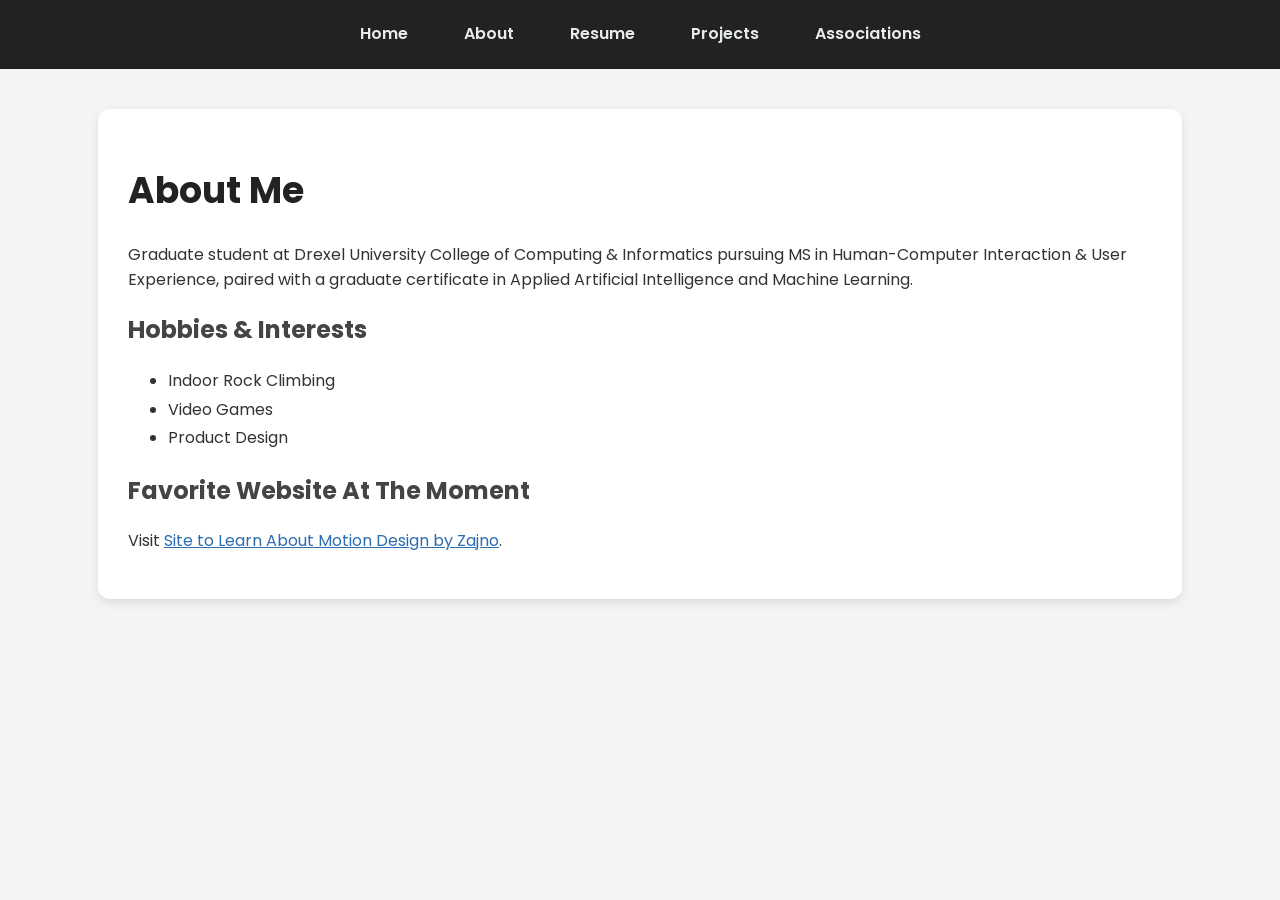
<file: about.html>
<!DOCTYPE html>
<html lang="en">
<head>
    <meta charset="UTF-8">
    <title>About Me</title>
    <link rel="stylesheet" href="style.css">
</head>

<body>

<nav>
    <ul>
        <li><a href="index.html">Home</a></li>
        <li><a href="about.html">About</a></li>
        <li><a href="resume.html">Resume</a></li>
        <li><a href="projects.html">Projects</a></li>
        <li><a href="associations.html">Associations</a></li>
    </ul>
</nav>

<div class="container">
    <h1>About Me</h1>

    <p>
        Graduate student at Drexel University College of Computing & Informatics pursuing MS in Human-Computer Interaction & User Experience, paired with a graduate certificate in Applied Artificial Intelligence and Machine Learning.
    </p>

    <h2>Hobbies & Interests</h2>

    <ul>
        <li>Indoor Rock Climbing</li>
        <li>Video Games</li>
        <li>Product Design</li>
    </ul>

    <h2>Favorite Website At The Moment</h2>

    <p>
        Visit
        <a href="https://motion.zajno.com/">Site to Learn About Motion Design by Zajno</a>.
    </p>

</div>
</body>
</html>
</file>
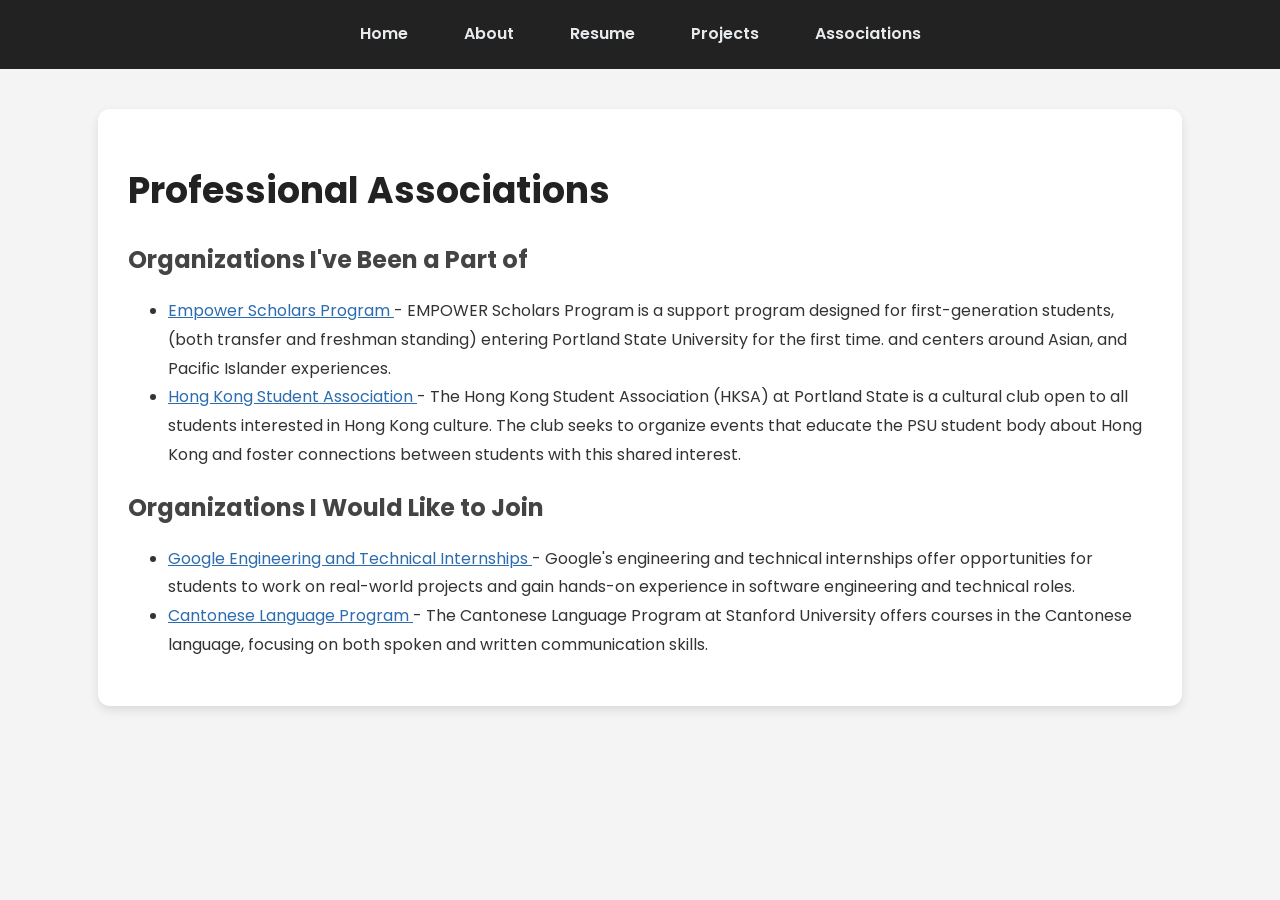
<file: associations.html>
<!DOCTYPE html>
<html lang="en">
<head>
    <meta charset="UTF-8">
    <title>Associations</title>
    <link rel="stylesheet" href="style.css">
</head>

<body>

<nav>
    <ul>
        <li><a href="index.html">Home</a></li>
        <li><a href="about.html">About</a></li>
        <li><a href="resume.html">Resume</a></li>
        <li><a href="projects.html">Projects</a></li>
        <li><a href="associations.html">Associations</a></li>
    </ul>
</nav>

<div class="container">

    <h1>Professional Associations</h1>

    <h2>Organizations I've Been a Part of</h2>

    <ul>
        <li>
            <a href="https://www.pdx.edu/multicultural-retention-services/empower">
                Empower Scholars Program
            </a>
            - EMPOWER Scholars Program is a support program designed for first-generation students, (both transfer and freshman standing) entering Portland State University for the first time. and centers around Asian, and Pacific Islander experiences.
        </li>

        <li>
            <a href="https://psuvanguard.com/hong-kong-student-association/">
                Hong Kong Student Association
            </a>
            - The Hong Kong Student Association (HKSA) at Portland State is a cultural club open to all students interested in Hong Kong culture. The club seeks to organize events that educate the PSU student body about Hong Kong and foster connections between students with this shared interest.
        </li>
    </ul>

        <h2>Organizations I Would Like to Join</h2>
            <ul>
        <li>
            <a href="https://www.google.com/about/careers/applications/students/engineering-and-technical-internships/">
                Google Engineering and Technical Internships
            </a>
            - Google's engineering and technical internships offer opportunities for students to work on real-world projects and gain hands-on experience in software engineering and technical roles.
        </li>

        <li>
            <a href="https://language.stanford.edu/programs-languages/chinese/cantonese">
                Cantonese Language Program
            </a>
            - The Cantonese Language Program at Stanford University offers courses in the Cantonese language, focusing on both spoken and written communication skills.
        </li>
    </ul>
</div>

</body>
</html>
</file>
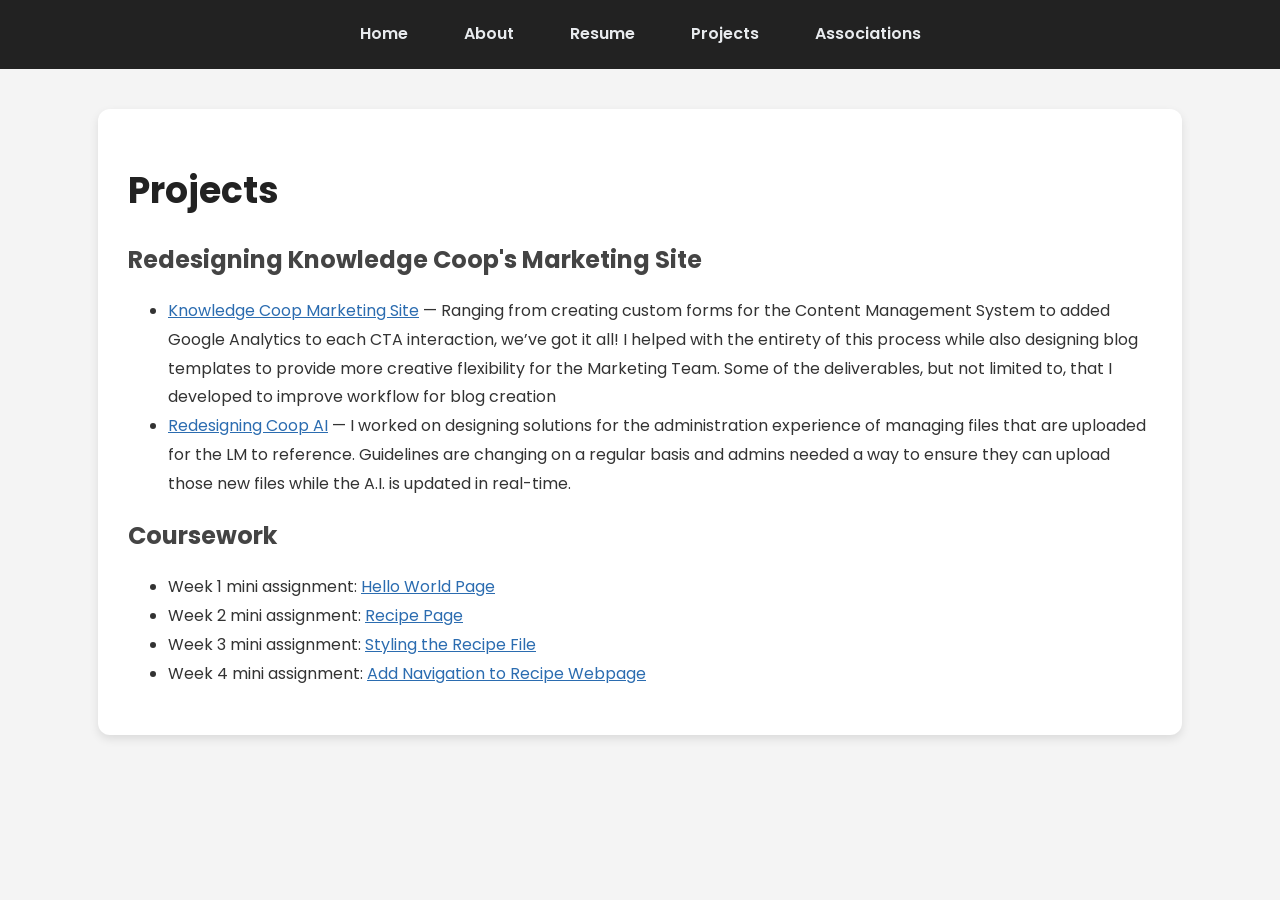
<file: projects.html>
<!DOCTYPE html>
<html lang="en">
<head>
    <meta charset="UTF-8">
    <title>Projects</title>
    <link rel="stylesheet" href="style.css">
</head>

<body>

<nav>
    <ul>
        <li><a href="index.html">Home</a></li>
        <li><a href="about.html">About</a></li>
        <li><a href="resume.html">Resume</a></li>
        <li><a href="projects.html">Projects</a></li>
        <li><a href="associations.html">Associations</a></li>
    </ul>
</nav>

<div class="container">

    <h1>Projects</h1>

    <h2>Redesigning Knowledge Coop's Marketing Site</h2>

    <ul>
        <li>
            <a href="www.knowledgecoop.com">Knowledge Coop Marketing Site</a> —
            Ranging from creating custom forms for the Content Management System to added Google Analytics to each CTA interaction, we’ve got it all! I helped with the entirety of this process while also designing blog templates to provide more creative flexibility for the Marketing Team. Some of the deliverables, but not limited to, that I developed to improve workflow for blog creation
        </li>

        <li>
            <a href="https://www.knowledgecoop.com/mortgage/coop-ai-assistant-enterprise">Redesigning Coop AI</a> —
            I worked on designing solutions for the administration experience of managing files that are uploaded for the LM to reference. Guidelines are changing on a regular basis and admins needed a way to ensure they can upload those new files while the A.I. is updated in real-time.
        </li>
    </ul>

    <h2>Coursework</h2>
    <ul>
        <li>Week 1 mini assignment: <a href="https://69d073916785619607c8383b--info552-courtneychan.netlify.app/">Hello World Page</a></li>
        <li>Week 2 mini assignment: <a href="https://info552courtneyweek2.netlify.app/">Recipe Page</a></li>
        <li>Week 3 mini assignment: <a href="https://week3info552.netlify.app/">Styling the Recipe File</a></li>
        <li>Week 4 mini assignment: <a href="https://info552week4tabs.netlify.app/">Add Navigation to Recipe Webpage</a></li>
    </ul>
</div>

</body>
</html>
</file>
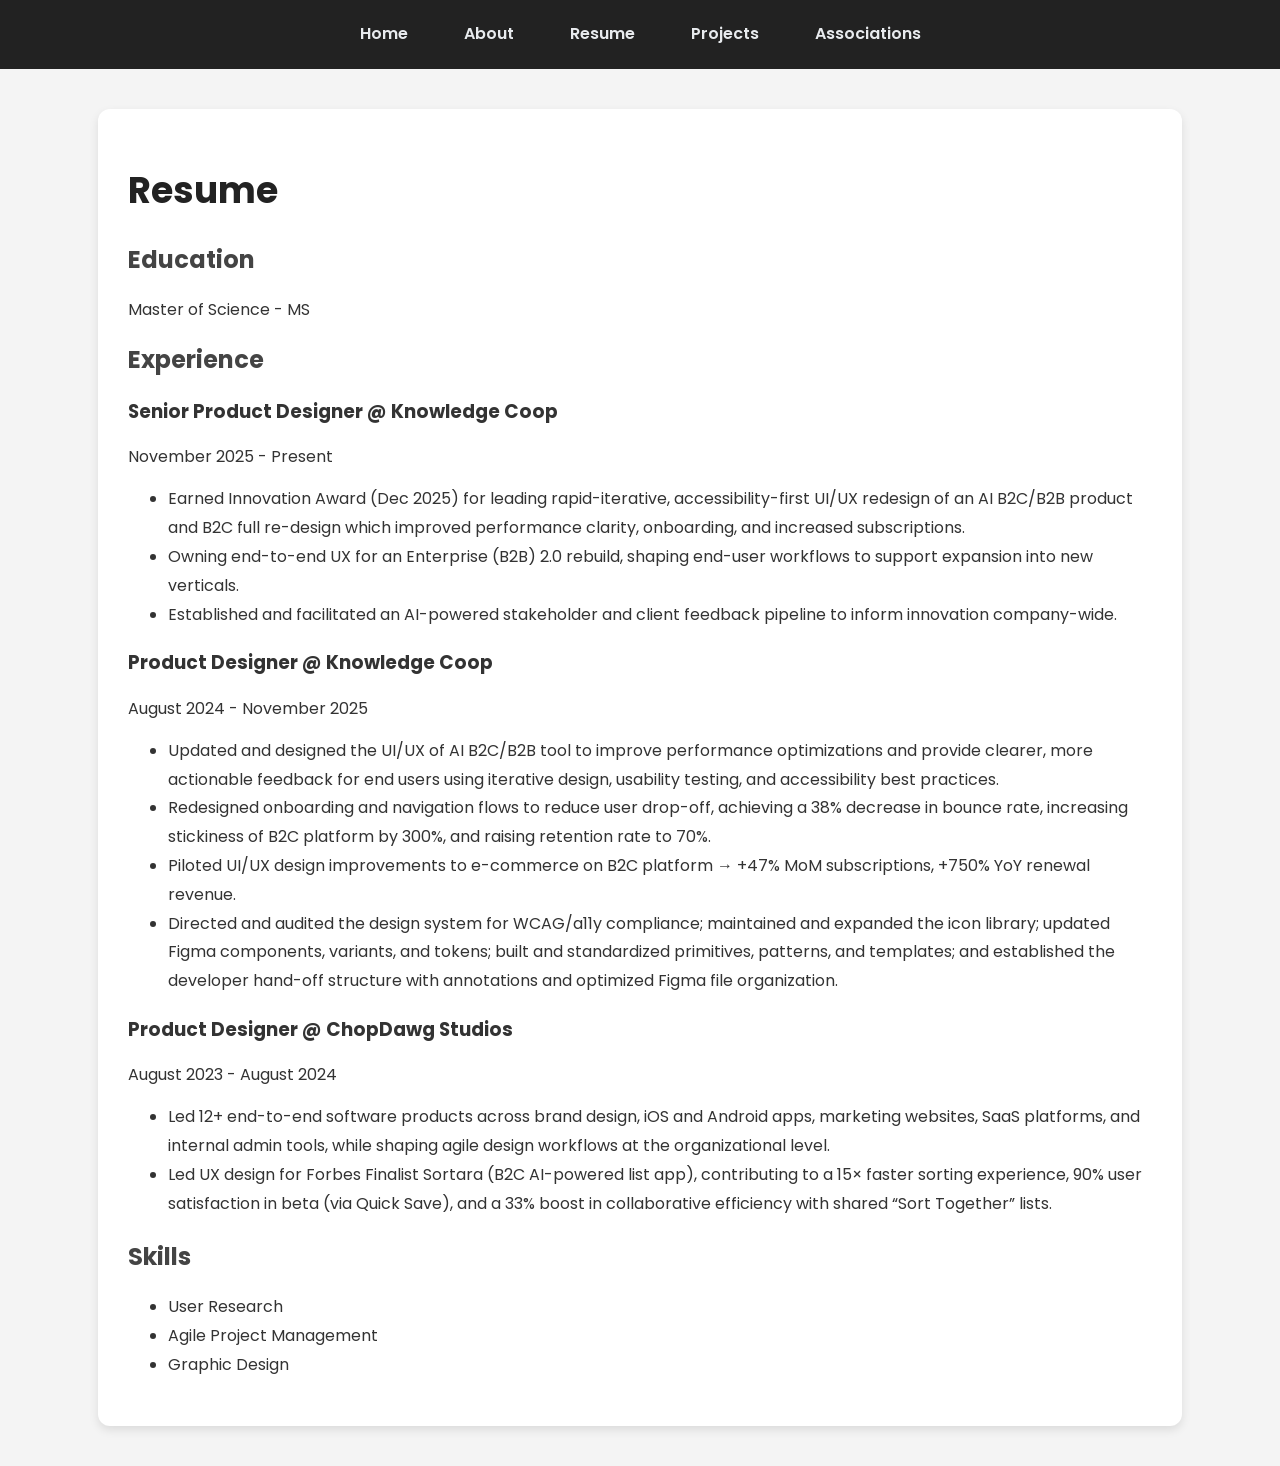
<file: resume.html>
<!DOCTYPE html>
<html lang="en">
<head>
    <meta charset="UTF-8">
    <title>Resume</title>
    <link rel="stylesheet" href="style.css">
</head>

<body>

<nav>
    <ul>
        <li><a href="index.html">Home</a></li>
        <li><a href="about.html">About</a></li>
        <li><a href="resume.html">Resume</a></li>
        <li><a href="projects.html">Projects</a></li>
        <li><a href="associations.html">Associations</a></li>
    </ul>
</nav>

<div class="container">

    <h1>Resume</h1>

    <h2>Education</h2>
    <p>Master of Science - MS</p>

    <h2>Experience</h2>

    <h3>Senior Product Designer @ Knowledge Coop</h3>
    <p>November 2025 - Present</p>
    <ul>
        <li>Earned Innovation Award (Dec 2025) for leading rapid-iterative, accessibility-first UI/UX redesign of an AI B2C/B2B product and B2C full re-design which improved performance clarity, onboarding, and increased subscriptions.</li>
        <li>Owning end-to-end UX for an Enterprise (B2B) 2.0 rebuild, shaping end-user workflows to support expansion into new verticals.</li>
        <li>Established and facilitated an AI-powered stakeholder and client feedback pipeline to inform innovation company-wide.</li>
    </ul>

    <h3>Product Designer @ Knowledge Coop</h3>
    <p>August 2024 - November 2025</p>
    <ul>
        <li>Updated and designed the UI/UX of AI B2C/B2B tool to improve performance optimizations and provide clearer, more actionable feedback for end users using iterative design, usability testing, and accessibility best practices.</li>
        <li>Redesigned onboarding and navigation flows to reduce user drop-off, achieving a 38% decrease in bounce rate, increasing stickiness of B2C platform by 300%, and raising retention rate to 70%.</li>
        <li>Piloted UI/UX design improvements to e-commerce on B2C platform → +47% MoM subscriptions, +750% YoY renewal revenue.</li>
        <li>Directed and audited the design system for WCAG/a11y compliance; maintained and expanded the icon library; updated Figma components, variants, and tokens; built and standardized primitives, patterns, and templates; and established the developer hand-off structure with annotations and optimized Figma file organization.</li>
    </ul>

    <h3>Product Designer @ ChopDawg Studios</h3>
    <p>August 2023 - August 2024</p>
    <ul>
        <li>Led 12+ end-to-end software products across brand design, iOS and Android apps, marketing websites, SaaS platforms, and internal admin tools, while shaping agile design workflows at the organizational level.</li>
        <li>Led UX design for Forbes Finalist Sortara (B2C AI-powered list app), contributing to a 15× faster sorting experience, 90% user satisfaction in beta (via Quick Save), and a 33% boost in collaborative efficiency with shared “Sort Together” lists.</li>
    </ul>

    <h2>Skills</h2>
    <ul>
        <li>User Research</li>
        <li>Agile Project Management</li>
        <li>Graphic Design</li>
    </ul>

</div>

</body>
</html>
</file>
<file: style.css>
/* Google Font */
@import url('https://fonts.googleapis.com/css2?family=Poppins:wght@300;400;600;700&display=swap');

body {
    margin: 0;
    font-family: 'Poppins', sans-serif;
    background-color: #f4f4f4;
    color: #333;
}


nav {
    background-color: #222222;
    padding: 20px;
}

nav ul {
    list-style: none;
    display: flex;
    justify-content: center;
    align-items: center;
    gap: 20px;
    margin: 0 auto;
    padding: 0;
    max-width: 280px;
}

nav li {
    width: auto;
}

nav a {
    display: auto;
    width: 100%;
    padding: 12px 18px;
    border-radius: 16px;
    text-decoration: none;
    color: #e8ebee;
    font-weight: 600;
}

nav a:hover,
nav a:focus {
    background-color: #2f2f2f;
    color: #fff;
}

nav a.active,
nav a[aria-current="page"] {
    background-color: #2f2f2f;
    color: #fff;
}

.container {
    width: 80%;
    margin: 40px auto;
    background-color: white;
    padding: 30px;
    border-radius: 12px;
    box-shadow: 0px 4px 10px rgba(0,0,0,0.1);
}


h1 {
    color: #222;
    font-size: 36px;
}

h2 {
    color: #444;
}


.profile-image {
    width: 220px;
    border-radius: 12px;
    margin-top: 20px;
}


a {
    color: #2b6cb0;
}

a:hover {
    color: #17406d;
}


ul {
    line-height: 1.8;
}
</file>
